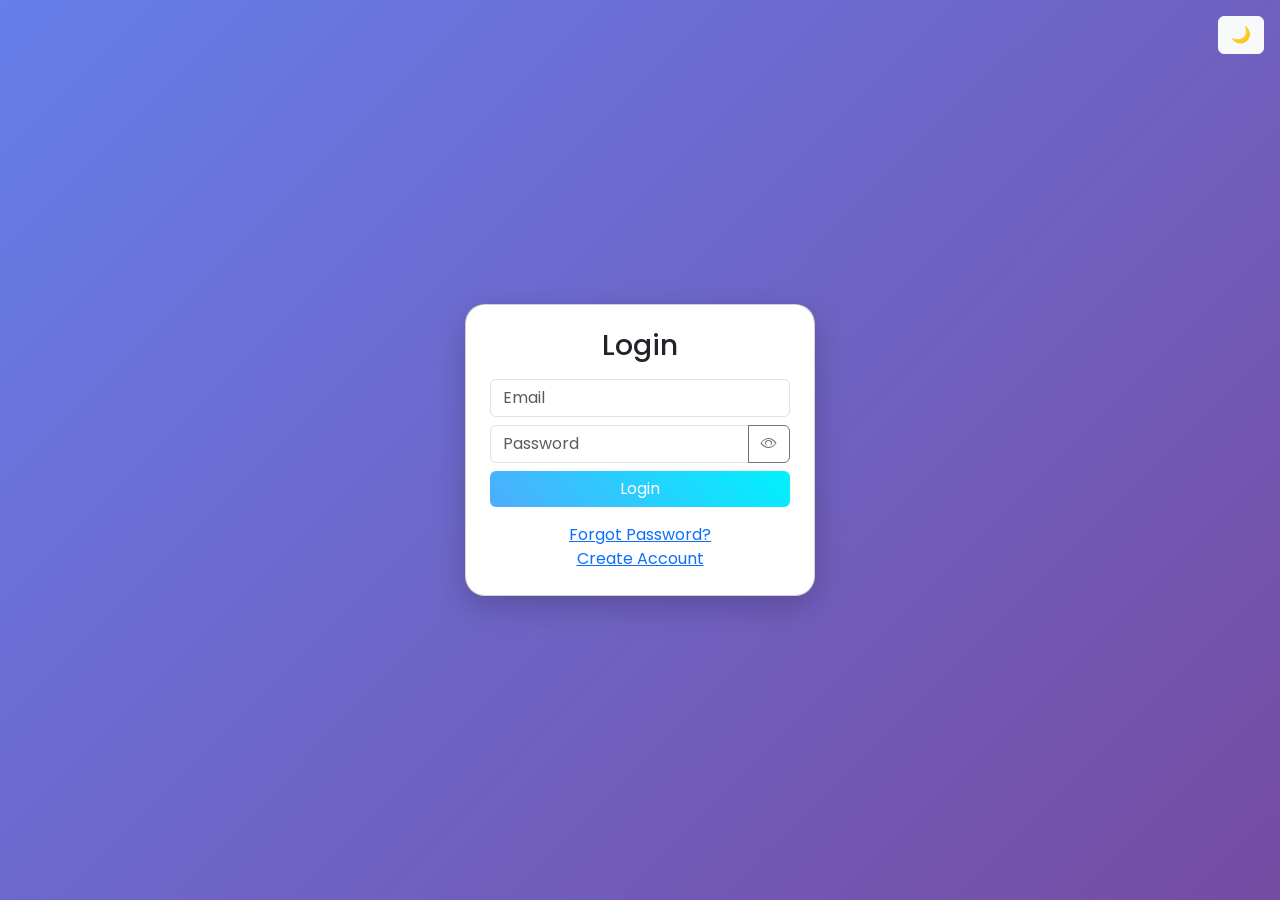
<file: index.html>
<!DOCTYPE html>
<html lang="en">
<head>
<meta charset="UTF-8">
<title>Login</title>

<link href="https://cdn.jsdelivr.net/npm/bootstrap@5.3.0/dist/css/bootstrap.min.css" rel="stylesheet">
<link href="https://cdn.jsdelivr.net/npm/bootstrap-icons/font/bootstrap-icons.css" rel="stylesheet">
<link href="https://fonts.googleapis.com/css2?family=Poppins&display=swap" rel="stylesheet">
<link rel="stylesheet" href="styles.css">

</head>

<body>

<button class="btn btn-light position-absolute top-0 end-0 m-3" onclick="toggleDarkMode()">🌙</button>

<div class="container d-flex justify-content-center align-items-center vh-100">
<div class="card p-4" style="width:350px;">

<h3 class="text-center mb-3">Login</h3>

<form onsubmit="return validateForm()">

<input type="email" id="email" class="form-control mb-2" placeholder="Email">
<div id="emailError" class="text-danger mb-2"></div>

<div class="input-group mb-2">
<input type="password" id="password" class="form-control" placeholder="Password">
<button type="button" class="btn btn-outline-secondary" onclick="togglePassword('password')">
<i class="bi bi-eye"></i>
</button>
</div>

<div id="passError" class="text-danger mb-2"></div>

<button class="btn btn-custom w-100" onclick="showSpinner(this)">Login</button>

</form>

<div class="text-center mt-3">
<a href="forgot-password.html">Forgot Password?</a><br>
<a href="register.html">Create Account</a>
</div>

</div>
</div>

<script>
function togglePassword(id){
  let x=document.getElementById(id);
  x.type=x.type==="password"?"text":"password";
}

function validateForm(){
  let email=document.getElementById("email").value;
  let password=document.getElementById("password").value;

  let emailError=document.getElementById("emailError");
  let passError=document.getElementById("passError");

  emailError.innerHTML="";
  passError.innerHTML="";

  if(!email.includes("@")){
    emailError.innerHTML="Invalid email!";
    return false;
  }

  if(password.length<4){
    passError.innerHTML="Password too short!";
    return false;
  }

  return true;
}

function showSpinner(btn){
  btn.innerHTML='<span class="spinner-border spinner-border-sm"></span> Loading...';
}

function toggleDarkMode(){
  document.body.classList.toggle("dark-mode");
}
</script>

<script src="https://cdn.jsdelivr.net/npm/bootstrap@5.3.0/dist/js/bootstrap.bundle.min.js"></script>

</body>
</html>
</file>
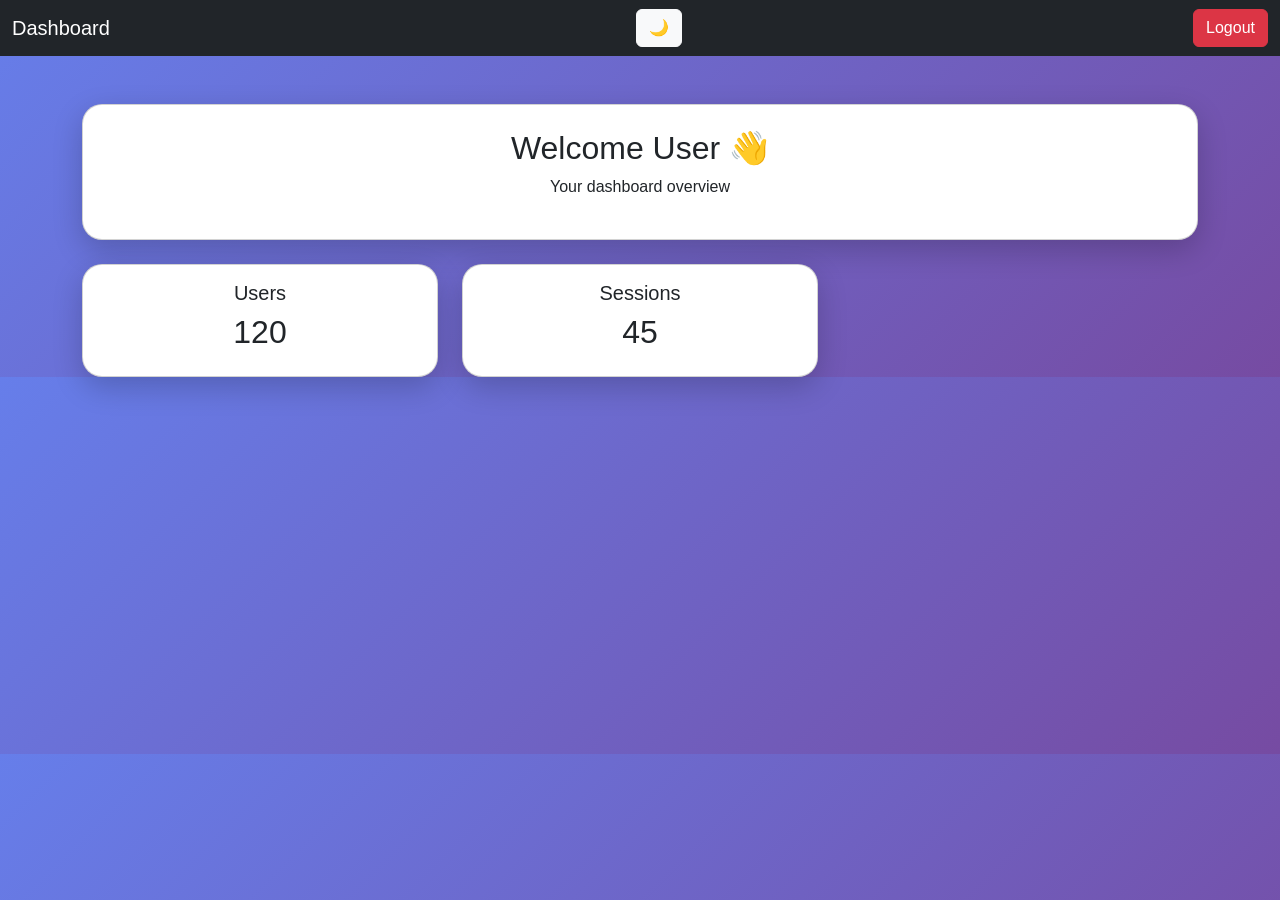
<file: dashboard.html>
<!DOCTYPE html>
<html>
<head>
<title>Dashboard</title>

<link href="https://cdn.jsdelivr.net/npm/bootstrap@5.3.0/dist/css/bootstrap.min.css" rel="stylesheet">
<link rel="stylesheet" href="styles.css">

</head>

<body>

<nav class="navbar navbar-dark bg-dark">
<div class="container-fluid">
<span class="navbar-brand">Dashboard</span>
<button class="btn btn-light" onclick="toggleDarkMode()">🌙</button>
<button class="btn btn-danger">Logout</button>
</div>
</nav>

<div class="container mt-5">

<div class="card p-4 text-center">
<h2>Welcome User 👋</h2>
<p>Your dashboard overview</p>
</div>

<div class="row mt-4">

<div class="col-md-4">
<div class="card p-3 text-center">
<h5>Users</h5>
<h2>120</h2>
</div>
</div>

<div class="col-md-4">
<div class="card p-3 text-center">
<h5>Sessions</h5>
<h2>45</h2>
</div>
</div>

</div>

</div>

<script>
function toggleDarkMode(){
  document.body.classList.toggle("dark-mode");
}
</script>

</body>
</html>
</file>
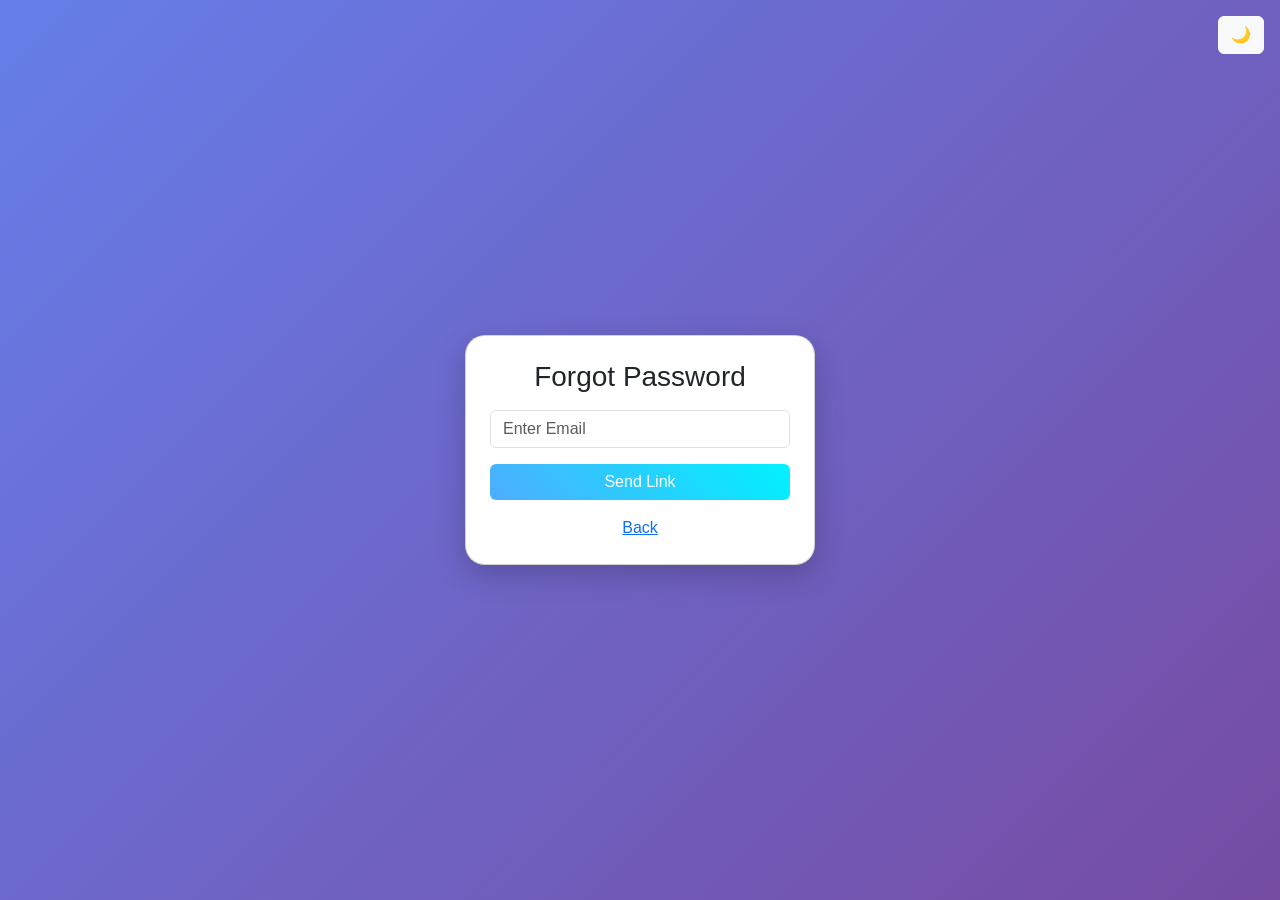
<file: forgot-password.html>
<!DOCTYPE html>
<html>
<head>
<title>Forgot Password</title>

<link href="https://cdn.jsdelivr.net/npm/bootstrap@5.3.0/dist/css/bootstrap.min.css" rel="stylesheet">
<link rel="stylesheet" href="styles.css">

</head>

<body>

<button class="btn btn-light position-absolute top-0 end-0 m-3" onclick="toggleDarkMode()">🌙</button>

<div class="container d-flex justify-content-center align-items-center vh-100">
<div class="card p-4" style="width:350px;">

<h3 class="text-center mb-3">Forgot Password</h3>

<input type="email" class="form-control mb-3" placeholder="Enter Email">

<button class="btn btn-custom w-100">Send Link</button>

<div class="text-center mt-3">
<a href="index.html">Back</a>
</div>

</div>
</div>

<script>
function toggleDarkMode(){
  document.body.classList.toggle("dark-mode");
}
</script>

</body>
</html>
</file>
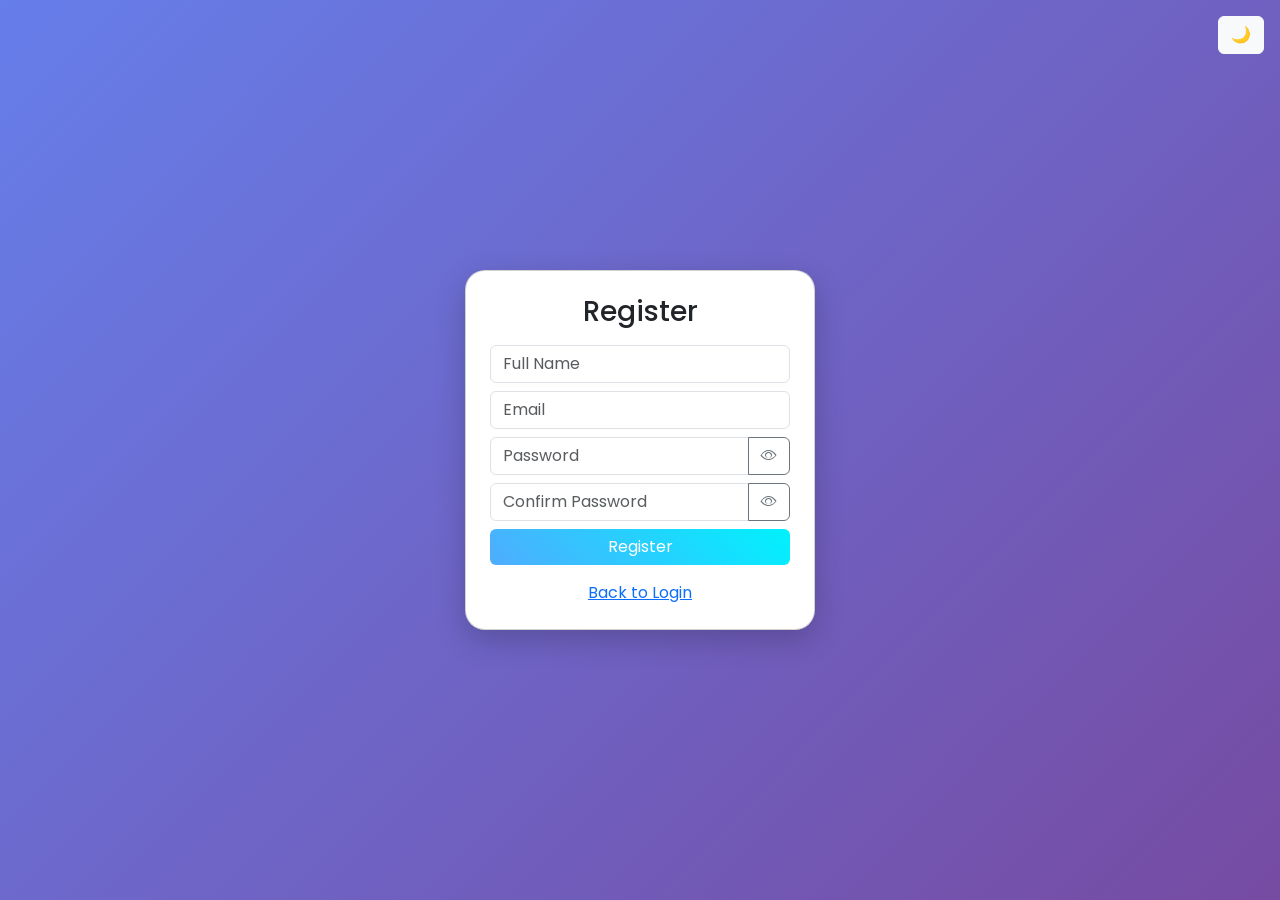
<file: register.html>
<!DOCTYPE html>
<html>
<head>
<title>Register</title>

<link href="https://cdn.jsdelivr.net/npm/bootstrap@5.3.0/dist/css/bootstrap.min.css" rel="stylesheet">
<link href="https://cdn.jsdelivr.net/npm/bootstrap-icons/font/bootstrap-icons.css" rel="stylesheet">
<link href="https://fonts.googleapis.com/css2?family=Poppins&display=swap" rel="stylesheet">
<link rel="stylesheet" href="styles.css">

</head>

<body>

<button class="btn btn-light position-absolute top-0 end-0 m-3" onclick="toggleDarkMode()">🌙</button>

<div class="container d-flex justify-content-center align-items-center vh-100">
<div class="card p-4" style="width:350px;">

<h3 class="text-center mb-3">Register</h3>

<form onsubmit="return validateRegister()">

<input type="text" class="form-control mb-2" placeholder="Full Name">

<input type="email" id="email" class="form-control mb-2" placeholder="Email">
<div id="emailError" class="text-danger mb-2"></div>

<div class="input-group mb-2">
<input type="password" id="password1" class="form-control" placeholder="Password" onkeyup="checkStrength()">
<button type="button" class="btn btn-outline-secondary" onclick="togglePassword('password1')">
<i class="bi bi-eye"></i>
</button>
</div>

<small id="strengthText"></small>

<div class="input-group mb-2">
<input type="password" id="password2" class="form-control" placeholder="Confirm Password">
<button type="button" class="btn btn-outline-secondary" onclick="togglePassword('password2')">
<i class="bi bi-eye"></i>
</button>
</div>

<div id="passError" class="text-danger mb-2"></div>

<button class="btn btn-custom w-100" onclick="showSpinner(this)">Register</button>

</form>

<div class="text-center mt-3">
<a href="index.html">Back to Login</a>
</div>

</div>
</div>

<script>
function togglePassword(id){
  let x=document.getElementById(id);
  x.type=x.type==="password"?"text":"password";
}

function checkStrength(){
  let pwd=document.getElementById("password1").value;
  let text=document.getElementById("strengthText");

  if(pwd.length<4){
    text.innerHTML="Weak ❌";
    text.style.color="red";
  } else if(pwd.length<8){
    text.innerHTML="Medium ⚠️";
    text.style.color="orange";
  } else{
    text.innerHTML="Strong ✅";
    text.style.color="green";
  }
}

function validateRegister(){
  let email=document.getElementById("email").value;
  let p1=document.getElementById("password1").value;
  let p2=document.getElementById("password2").value;

  let emailError=document.getElementById("emailError");
  let passError=document.getElementById("passError");

  emailError.innerHTML="";
  passError.innerHTML="";

  if(!email.includes("@")){
    emailError.innerHTML="Invalid Email!";
    return false;
  }

  if(p1!==p2){
    passError.innerHTML="Passwords do not match!";
    return false;
  }

  return true;
}

function showSpinner(btn){
  btn.innerHTML='<span class="spinner-border spinner-border-sm"></span> Loading...';
}

function toggleDarkMode(){
  document.body.classList.toggle("dark-mode");
}
</script>

<script src="https://cdn.jsdelivr.net/npm/bootstrap@5.3.0/dist/js/bootstrap.bundle.min.js"></script>

</body>
</html>
</file>
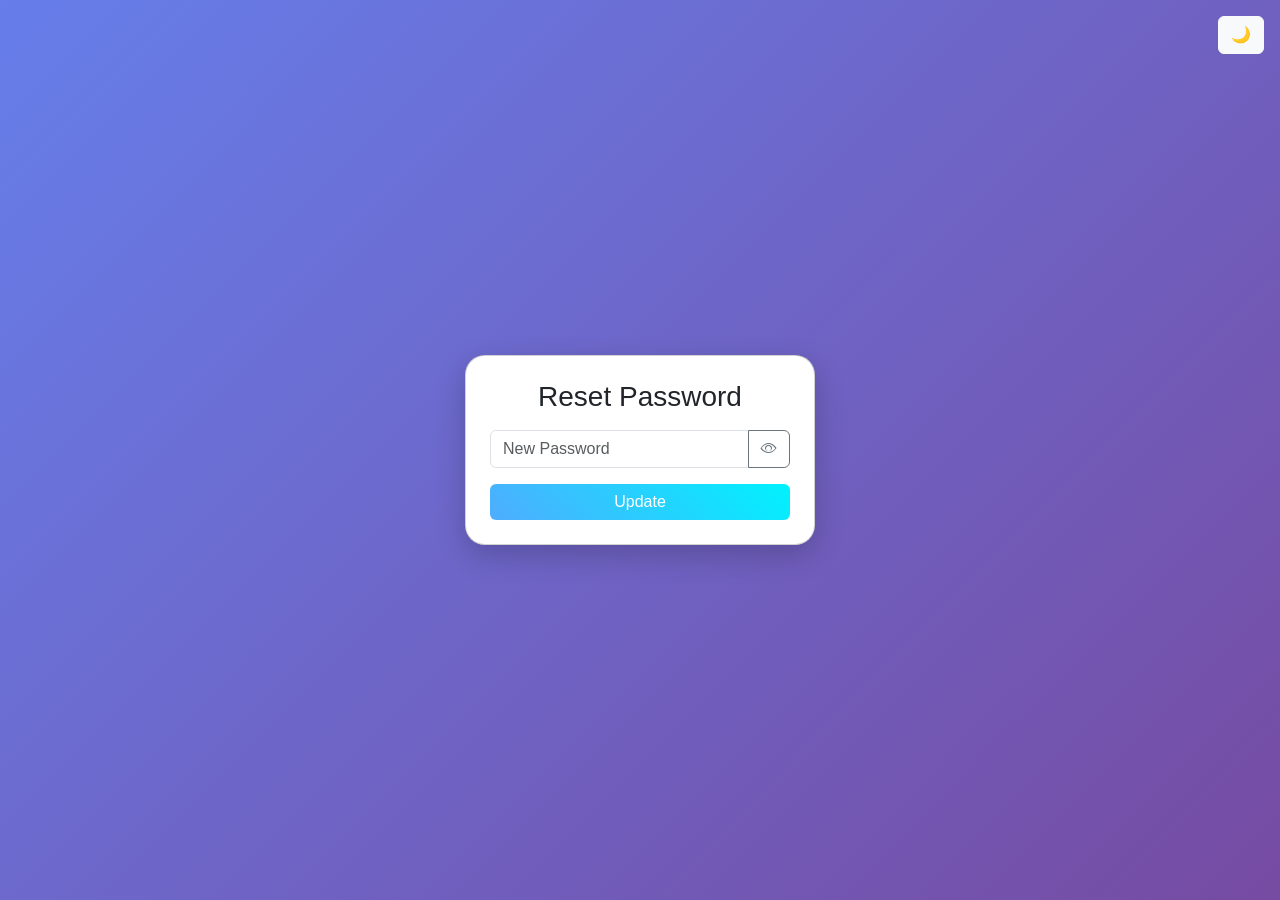
<file: reset-password.html>
<!DOCTYPE html>
<html>
<head>
<title>Reset Password</title>

<link href="https://cdn.jsdelivr.net/npm/bootstrap@5.3.0/dist/css/bootstrap.min.css" rel="stylesheet">
<link href="https://cdn.jsdelivr.net/npm/bootstrap-icons/font/bootstrap-icons.css" rel="stylesheet">
<link rel="stylesheet" href="styles.css">

</head>

<body>

<button class="btn btn-light position-absolute top-0 end-0 m-3" onclick="toggleDarkMode()">🌙</button>

<div class="container d-flex justify-content-center align-items-center vh-100">
<div class="card p-4" style="width:350px;">

<h3 class="text-center mb-3">Reset Password</h3>

<div class="input-group mb-3">
<input type="password" id="newpass" class="form-control" placeholder="New Password">
<button class="btn btn-outline-secondary" onclick="togglePassword('newpass')">
<i class="bi bi-eye"></i>
</button>
</div>

<button class="btn btn-custom w-100">Update</button>

</div>
</div>

<script>
function togglePassword(id){
  let x=document.getElementById(id);
  x.type=x.type==="password"?"text":"password";
}

function toggleDarkMode(){
  document.body.classList.toggle("dark-mode");
}
</script>

</body>
</html>
</file>
<file: styles.css>
body{
font-family:'Poppins',sans-serif;
background:linear-gradient(135deg,#667eea,#764ba2);
animation:fadeInPage 0.5s ease;
}

.dark-mode{
background:#121212;
color:white;
}

.card{
border-radius:20px;
box-shadow:0 10px 30px rgba(0,0,0,0.2);
transition:0.4s;
animation:fadeIn 0.8s ease;
}

.card:hover{
transform:translateY(-5px);
}

.btn-custom{
background:linear-gradient(45deg,#4facfe,#00f2fe);
color:white;
border:none;
}

.btn-custom:hover{
transform:scale(1.05);
}

@keyframes fadeIn{
from{opacity:0; transform:translateY(20px);}
to{opacity:1; transform:translateY(0);}
}

@keyframes fadeInPage{
from{opacity:0;}
to{opacity:1;}
}
.dark-mode .card {
  background-color: #1e1e1e;
  color: white;
}

.dark-mode .navbar {
  background-color: #000 !important;
}
</file>
